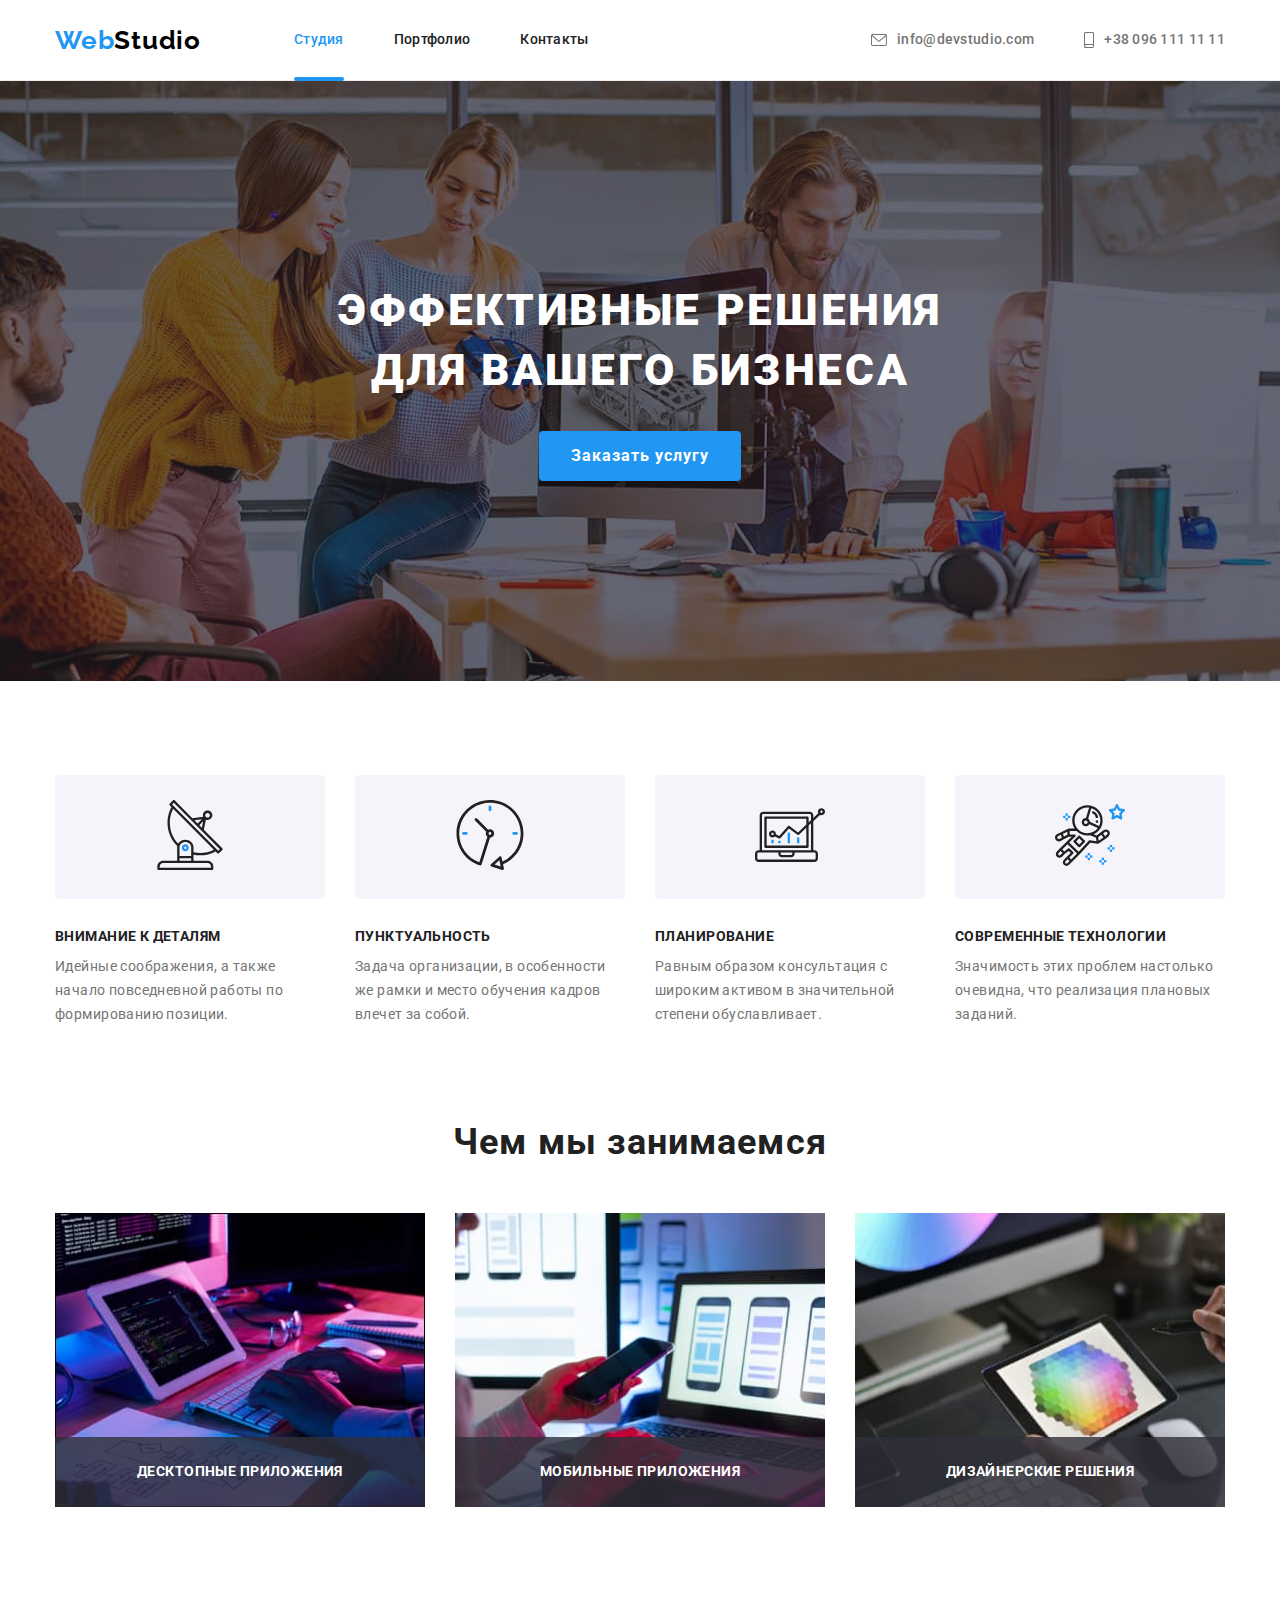
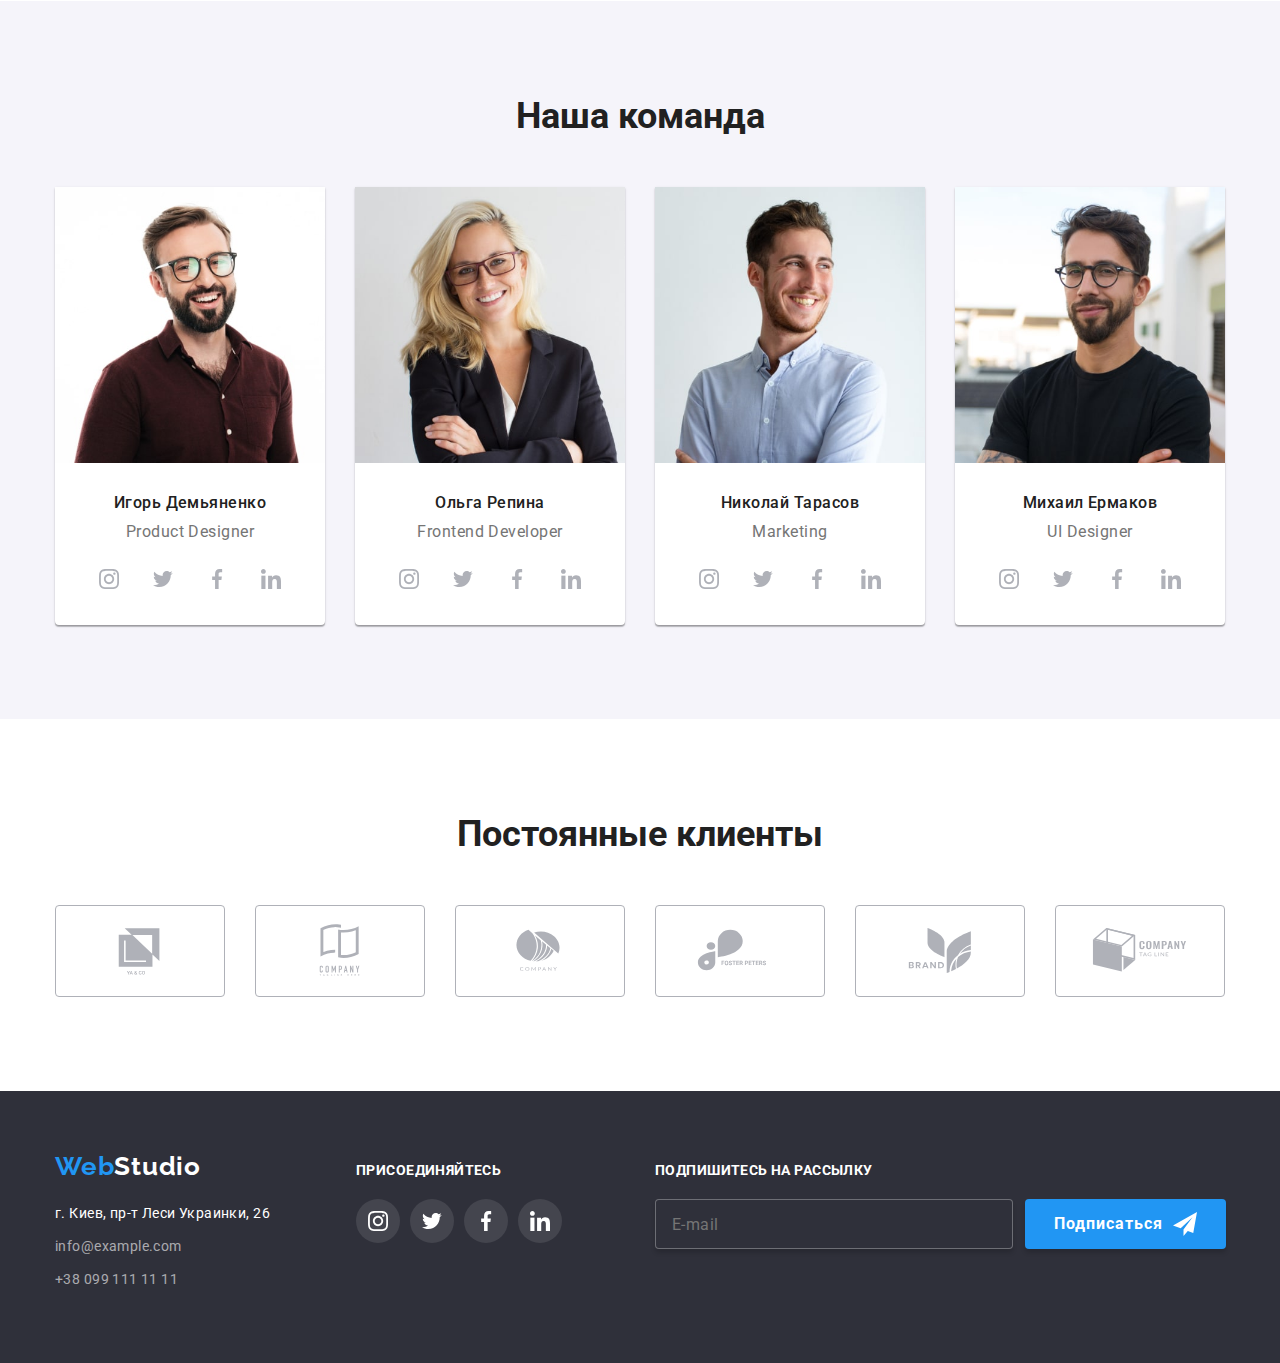
<file: index.html>
<!DOCTYPE html>
<html lang="ru">
  <head>
    <meta charset="UTF-8" />
    <meta http-equiv="X-UA-Compatible" content="IE=edge" />
    <meta name="viewport" content="width=device-width, initial-scale=1.0" />
    <title>WebStudio</title>
    <link rel="preconnect" href="https://fonts.googleapis.com" />
    <link rel="preconnect" href="https://fonts.gstatic.com" crossorigin />
    <link
      href="https://fonts.googleapis.com/css2?family=Raleway:wght@700&family=Roboto:wght@400;500;700;900&display=swap"
      rel="stylesheet"
    />
    <link
      rel="stylesheet"
      href="https://cdnjs.cloudflare.com/ajax/libs/modern-normalize/1.1.0/modern-normalize.min.css"
    />
    <link rel="stylesheet" href="./css/main.min.css" />
  </head>

  <body>
    <header class="header">
      <div class="container header-container">
        <div class="header-logo">
          <a href="./index.html" class="header-logo__link link" lang="en"
            >Web<span class="header-logo__link--color-black" lang="en"
              >Studio</span
            >
          </a>
        </div>
        <nav class="header-navigation">
          <ul class="header-navigation__list list">
            <li class="header-navigation__item">
              <a
                href="./index.html"
                class="
                  header-navigation__link
                  link
                  header-navigation__link--current
                "
                >Студия</a
              >
            </li>
            <li class="header-navigation__item">
              <a href="./portfolio.html" class="header-navigation__link link"
                >Портфолио</a
              >
            </li>
            <li class="header-navigation__item">
              <a href="" class="header-navigation__link link">Контакты</a>
            </li>
          </ul>
        </nav>
        <ul class="header-connect list">
          <li class="header-connect__item">
            <a
              href="mailto:info@devstudio.com"
              class="header-connect__link link"
            >
              <svg class="header-connect__envelope">
                <use href="./images/icons.svg#icon-envelope"></use>
              </svg>
              info@devstudio.com</a
            >
          </li>
          <li class="header-connect__item">
            <a href="tel:+380961111111" class="header-connect__link link">
              <svg class="header-connect__smartphone">
                <use href="./images/icons.svg#icon-smartphone"></use>
              </svg>
              +38 096 111 11 11</a
            >
          </li>
        </ul>
        <button type="button" class="open-mobile-menu-btn" data-menu-open>
          <svg class="open-mobile-menu-btn__icon">
            <use href="./images/icons.svg#icon-menu_mobile"></use>
          </svg>
        </button>
      </div>
      <div class="mobile-menu is-hidden" data-menu>
        <div class="container">
          <div class="mobile-menu__top">
            <button type="button" class="close-mobile-menu-btn" data-menu-close>
              <svg class="close-mobile-menu-btn__icon">
                <use href="./images/icons.svg#icon-close_menu"></use>
              </svg>
            </button>
            <ul class="mobile-menu__list list">
              <li class="mobile-menu__item">
                <a
                  href="./index.html"
                  class="mobile-menu__link link mobile-menu__link--current"
                  >Студия</a
                >
              </li>
              <li class="mobile-menu__item">
                <a href="./portfolio.html" class="mobile-menu__link link"
                  >Портфолио</a
                >
              </li>
              <li class="mobile-menu__item">
                <a href="" class="mobile-menu__link link">Контакты</a>
              </li>
            </ul>
          </div>
          <div class="mobile-menu__bottom">
            <ul class="mobile-connect list">
              <li class="mobile-connect__item">
                <a
                  href="tel:+380961111111"
                  class="mobile-connect__link--telephone link"
                >
                  +38 096 111 11 11</a
                >
              </li>
              <li class="mobile-connect__item">
                <a
                  href="mailto:info@devstudio.com"
                  class="mobile-connect__link link"
                >
                  info@devstudio.com</a
                >
              </li>
            </ul>
            <ul class="mobile-social list">
              <li class="mobile-social__item">
                <a href="" class="mobile-social__link link">Instagram</a>
              </li>
              <li class="mobile-social__item">
                <a href="" class="mobile-social__link link">Twitter</a>
              </li>
              <li class="mobile-social__item">
                <a href="" class="mobile-social__link link">Facebook</a>
              </li>
              <li class="mobile-social__item">
                <a href="" class="mobile-social__link link">LinkedIn</a>
              </li>
            </ul>
          </div>
        </div>
      </div>
    </header>

    <main>
      <section class="hero">
        <div class="container">
          <h1 class="hero__title">Эффективные решения для вашего бизнеса</h1>
          <button type="button" class="hero__btn" data-modal-open>
            Заказать услугу
          </button>
        </div>
      </section>

      <section class="feature section">
        <div class="container">
          <h2 class="feature__title visually-hidden">Особенности</h2>
          <ul class="feature__list list">
            <li class="feature__item">
              <div class="feature__background">
                <svg class="feature__icon">
                  <use href="./images/icons.svg#icon-antenna"></use>
                </svg>
              </div>
              <h3 class="feature__lable">Внимание к деталям</h3>
              <p class="feature__description">
                Идейные соображения, а также начало повседневной работы по
                формированию позиции.
              </p>
            </li>
            <li class="feature__item">
              <div class="feature__background">
                <svg class="feature__icon">
                  <use href="./images/icons.svg#icon-clock"></use>
                </svg>
              </div>
              <h3 class="feature__lable">Пунктуальность</h3>
              <p class="feature__description">
                Задача организации, в особенности же рамки и место обучения
                кадров влечет за собой.
              </p>
            </li>
            <li class="feature__item">
              <div class="feature__background">
                <svg class="feature__icon">
                  <use href="./images/icons.svg#icon-diagram"></use>
                </svg>
              </div>
              <h3 class="feature__lable">Планирование</h3>
              <p class="feature__description">
                Равным образом консультация с широким активом в значительной
                степени обуславливает.
              </p>
            </li>
            <li class="feature__item">
              <div class="feature__background">
                <svg class="feature__icon">
                  <use href="./images/icons.svg#icon-astronaut"></use>
                </svg>
              </div>
              <h3 class="feature__lable">Современные технологии</h3>
              <p class="feature__description">
                Значимость этих проблем настолько очевидна, что реализация
                плановых заданий.
              </p>
            </li>
          </ul>
        </div>
      </section>

      <section class="work section">
        <div class="container">
          <h2 class="work__title">Чем мы занимаемся</h2>
          <ul class="work__list list">
            <li class="work__item">
              <img
                srcset="./images/box-1.jpg 1x, ./images/box-1@2x.jpg 2x"
                src="./images/box-1.jpg"
                alt="Написание кода"
                width="370"
              />
              <div class="work__wrapper">
                <h3 class="work__text">Десктопные приложения</h3>
              </div>
            </li>
            <li class="work__item">
              <img
                srcset="./images/box-2.jpg 1x, ./images/box-2@2x.jpg 2x"
                src="./images/box-2.jpg"
                alt="Дизайн мобильной версии сайта"
                width="370"
              />
              <div class="work__wrapper">
                <h3 class="work__text">Мобильные приложения</h3>
              </div>
            </li>
            <li class="work__item">
              <img
                srcset="./images/box-3.jpg 1x, ./images/box-3@2x.jpg 2x"
                src="./images/box-3.jpg"
                alt="Палитра цветов"
                width="370"
              />
              <div class="work__wrapper">
                <h3 class="work__text">Дизайнерские решения</h3>
              </div>
            </li>
          </ul>
        </div>
      </section>

      <section class="team section">
        <div class="container">
          <h2 class="team__title">Наша команда</h2>
          <ul class="team-list list">
            <li class="team-list__item">
              <div class="team-list__card">
                <img
                  srcset="
                    ./images/profile-1.jpg    1x,
                    ./images/profile-1@2x.jpg 2x
                  "
                  src="./images/profile-1.jpg"
                  class="team-list__image"
                  alt="Игорь Демьяненко"
                  width="270"
                />
                <div class="team-list__wrapper">
                  <h3 class="team-list__title">Игорь Демьяненко</h3>
                  <p class="team-list__description" lang="en">
                    Product Designer
                  </p>
                  <ul class="team-social list">
                    <li class="team-social__item">
                      <a href="" class="team-social__link link">
                        <svg class="team-social__icon">
                          <use href="./images/icons.svg#icon-instagram"></use>
                        </svg>
                      </a>
                    </li>
                    <li class="team-social__item">
                      <a href="" class="team-social__link link">
                        <svg class="team-social__icon">
                          <use href="./images/icons.svg#icon-twitter"></use>
                        </svg>
                      </a>
                    </li>
                    <li class="team-social__item">
                      <a href="" class="team-social__link link">
                        <svg class="team-social__icon">
                          <use href="./images/icons.svg#icon-facebook"></use>
                        </svg>
                      </a>
                    </li>
                    <li class="team-social__item">
                      <a href="" class="team-social__link link">
                        <svg class="team-social__icon">
                          <use href="./images/icons.svg#icon-linkedin"></use>
                        </svg>
                      </a>
                    </li>
                  </ul>
                </div>
              </div>
            </li>
            <li class="team-list__item">
              <div class="team-list__card">
                <img
                  srcset="
                    ./images/profile-2.jpg    1x,
                    ./images/profile-2@2x.jpg 2x
                  "
                  src="./images/profile-2.jpg"
                  class="team-list__image"
                  alt="Ольга Репина"
                  width="270"
                />
                <div class="team-list__wrapper">
                  <h3 class="team-list__title">Ольга Репина</h3>
                  <p class="team-list__description" lang="en">
                    Frontend Developer
                  </p>
                  <ul class="team-social list">
                    <li class="team-social__item">
                      <a href="" class="team-social__link link">
                        <svg class="team-social__icon">
                          <use href="./images/icons.svg#icon-instagram"></use>
                        </svg>
                      </a>
                    </li>
                    <li class="team-social__item">
                      <a href="" class="team-social__link link">
                        <svg class="team-social__icon">
                          <use href="./images/icons.svg#icon-twitter"></use>
                        </svg>
                      </a>
                    </li>
                    <li class="team-social__item">
                      <a href="" class="team-social__link link">
                        <svg class="team-social__icon">
                          <use href="./images/icons.svg#icon-facebook"></use>
                        </svg>
                      </a>
                    </li>
                    <li class="team-social__item">
                      <a href="" class="team-social__link link">
                        <svg class="team-social__icon">
                          <use href="./images/icons.svg#icon-linkedin"></use>
                        </svg>
                      </a>
                    </li>
                  </ul>
                </div>
              </div>
            </li>
            <li class="team-list__item">
              <div class="team-list__card">
                <img
                  srcset="
                    ./images/profile-3.jpg    1x,
                    ./images/profile-3@2x.jpg 2x
                  "
                  src="./images/profile-3.jpg"
                  class="team-list__image"
                  alt="Николай Тарасов"
                  width="270"
                />
                <div class="team-list__wrapper">
                  <h3 class="team-list__title">Николай Тарасов</h3>
                  <p class="team-list__description" lang="en">Marketing</p>
                  <ul class="team-social list">
                    <li class="team-social__item">
                      <a href="" class="team-social__link link">
                        <svg class="team-social__icon">
                          <use href="./images/icons.svg#icon-instagram"></use>
                        </svg>
                      </a>
                    </li>
                    <li class="team-social__item">
                      <a href="" class="team-social__link link">
                        <svg class="team-social__icon">
                          <use href="./images/icons.svg#icon-twitter"></use>
                        </svg>
                      </a>
                    </li>
                    <li class="team-social__item">
                      <a href="" class="team-social__link link">
                        <svg class="team-social__icon">
                          <use href="./images/icons.svg#icon-facebook"></use>
                        </svg>
                      </a>
                    </li>
                    <li class="team-social__item">
                      <a href="" class="team-social__link link">
                        <svg class="team-social__icon">
                          <use href="./images/icons.svg#icon-linkedin"></use>
                        </svg>
                      </a>
                    </li>
                  </ul>
                </div>
              </div>
            </li>
            <li class="team-list__item">
              <div class="team-list__card">
                <img
                  srcset="
                    ./images/profile-4.jpg    1x,
                    ./images/profile-4@2x.jpg 2x
                  "
                  src="./images/profile-4.jpg"
                  class="team-list__image"
                  alt="Михаил Ермаков"
                  width="270"
                />
                <div class="team-list__wrapper">
                  <h3 class="team-list__title">Михаил Ермаков</h3>
                  <p class="team-list__description" lang="en">UI Designer</p>
                  <ul class="team-social list">
                    <li class="team-social__item">
                      <a href="" class="team-social__link link">
                        <svg class="team-social__icon">
                          <use href="./images/icons.svg#icon-instagram"></use>
                        </svg>
                      </a>
                    </li>
                    <li class="team-social__item">
                      <a href="" class="team-social__link link">
                        <svg class="team-social__icon">
                          <use href="./images/icons.svg#icon-twitter"></use>
                        </svg>
                      </a>
                    </li>
                    <li class="team-social__item">
                      <a href="" class="team-social__link link">
                        <svg class="team-social__icon">
                          <use href="./images/icons.svg#icon-facebook"></use>
                        </svg>
                      </a>
                    </li>
                    <li class="team-social__item">
                      <a href="" class="team-social__link link">
                        <svg class="team-social__icon">
                          <use href="./images/icons.svg#icon-linkedin"></use>
                        </svg>
                      </a>
                    </li>
                  </ul>
                </div>
              </div>
            </li>
          </ul>
        </div>
      </section>

      <section class="clients section">
        <div class="container">
          <h2 class="clients__title">Постоянные клиенты</h2>
          <ul class="clients__list list">
            <li class="clients__item">
              <a href="" class="clients__link link">
                <svg class="clients__icon">
                  <use href="./images/icons.svg#icon-company-1"></use>
                </svg>
              </a>
            </li>
            <li class="clients__item">
              <a href="" class="clients__link link">
                <svg class="clients__icon">
                  <use href="./images/icons.svg#icon-company-2"></use>
                </svg>
              </a>
            </li>
            <li class="clients__item">
              <a href="" class="clients__link link">
                <svg class="clients__icon">
                  <use href="./images/icons.svg#icon-company-3"></use>
                </svg>
              </a>
            </li>
            <li class="clients__item">
              <a href="" class="clients__link link">
                <svg class="clients__icon">
                  <use href="./images/icons.svg#icon-company-4"></use>
                </svg>
              </a>
            </li>
            <li class="clients__item">
              <a href="" class="clients__link link">
                <svg class="clients__icon">
                  <use href="./images/icons.svg#icon-company-5"></use>
                </svg>
              </a>
            </li>
            <li class="clients__item">
              <a href="" class="clients__link link">
                <svg class="clients__icon">
                  <use href="./images/icons.svg#icon-company-6"></use>
                </svg>
              </a>
            </li>
          </ul>
        </div>
      </section>
    </main>

    <footer class="footer">
      <div class="footer__wrapper container">
        <div class="footer__tablet">
          <div class="footer-left">
            <div class="footer-logo">
              <a href="./index.html" class="footer-logo__link link" lang="en"
                >Web<span class="footer-logo__link--color-white" lang="en"
                  >Studio</span
                ></a
              >
            </div>
            <address class="footer-address">
              <ul class="footer-address__list list">
                <li class="footer-address__item">
                  <a
                    href="https://goo.gl/maps/1GZU7aaaTQPB9hGB9"
                    class="footer-address__link--maps link"
                    target="_blank"
                    rel="noreferrer noopener"
                    >г. Киев, пр-т Леси Украинки, 26</a
                  >
                </li>
                <li class="footer-address__item">
                  <a
                    href="mailto:info@example.com"
                    class="footer-address__link link"
                    >info@example.com</a
                  >
                </li>
                <li class="footer-address__item">
                  <a href="tel:+380991111111" class="footer-address__link link"
                    >+38 099 111 11 11</a
                  >
                </li>
              </ul>
            </address>
          </div>
          <div class="footer-social">
            <p class="footer-social__title">присоединяйтесь</p>
            <ul class="footer-social-list list">
              <li class="footer-social-list__item">
                <a href="" class="footer-social-list__link link">
                  <svg class="footer-social-list__icon">
                    <use href="./images/icons.svg#icon-instagram"></use>
                  </svg>
                </a>
              </li>
              <li class="footer-social-list__item">
                <a href="" class="footer-social-list__link link">
                  <svg class="footer-social-list__icon">
                    <use href="./images/icons.svg#icon-twitter"></use>
                  </svg>
                </a>
              </li>
              <li class="footer-social-list__item">
                <a href="" class="footer-social-list__link link">
                  <svg class="footer-social-list__icon">
                    <use href="./images/icons.svg#icon-facebook"></use>
                  </svg>
                </a>
              </li>
              <li class="footer-social-list__item">
                <a href="" class="footer-social-list__link link">
                  <svg class="footer-social-list__icon">
                    <use href="./images/icons.svg#icon-linkedin"></use>
                  </svg>
                </a>
              </li>
            </ul>
          </div>
        </div>

        <form class="footer-subscribe">
          <label>
            <span class="footer-subscribe__title">Подпишитесь на рассылку</span>
            <input
              type="email"
              name="email"
              class="footer-subscribe__input"
              placeholder="E-mail"
            />
          </label>
          <button type="submit" class="footer-subscribe__btn">
            Подписаться
            <svg class="footer-subscribe__icon footer-subscribe__icon--right">
              <use href="./images/icons.svg#icon-send"></use>
            </svg>
          </button>
        </form>
      </div>
    </footer>
    <div class="backdrop is-hidden" data-modal>
      <div class="modal">
        <button class="modal__close" data-modal-close>
          <svg class="modal__close--icon">
            <use href="./images/icons.svg#icon-modal-close"></use>
          </svg>
        </button>
        <form class="modal-form">
          <p class="modal-form__title">
            Оставьте свои данные, мы вам перезвоним
          </p>
          <label>
            <span class="modal-form__lable">Имя</span>
            <span class="modal-form__icon--wrapper">
              <input type="text" name="user-name" class="modal-form__input" />
              <svg class="modal-form__input--icon">
                <use href="./images/icons.svg#icon-person-black"></use>
              </svg>
            </span>
          </label>
          <label>
            <span class="modal-form__lable">Телефон</span>
            <span class="modal-form__icon--wrapper">
              <input type="tel" name="user-phone" class="modal-form__input" />
              <svg class="modal-form__input--icon">
                <use href="./images/icons.svg#icon-phone-black"></use>
              </svg>
            </span>
          </label>
          <label>
            <span class="modal-form__lable">Почта</span>
            <span class="modal-form__icon--wrapper">
              <input type="email" name="user-email" class="modal-form__input" />
              <svg class="modal-form__input--icon">
                <use href="./images/icons.svg#icon-email-black"></use>
              </svg>
            </span>
          </label>
          <label>
            <span class="modal-form__lable">Комментарий</span>
            <textarea
              name="user-feedback"
              class="modal-form__textarea"
              rows="7"
              placeholder="Введите текст"
            ></textarea>
          </label>
          <label class="modal-form__agreement">
            <input
              type="checkbox"
              class="modal-form__checkbox visually-hidden"
              name="user-agreement"
            />
            <svg class="modal-form__checkbox--icon">
              <use href="./images/icons.svg#icon-check"></use>
            </svg>
            <span class="modal-form__text">
              Соглашаюсь с рассылкой и принимаю
              <a href="" class="modal-form__link"> Условия договора </a>
            </span>
          </label>
          <button type="submit" class="modal-form__btn">Отправить</button>
        </form>
      </div>
    </div>
    <script src="./js/modal.js"></script>
    <script src="./js/mobile-menu.js"></script>
  </body>
</html>
</file>
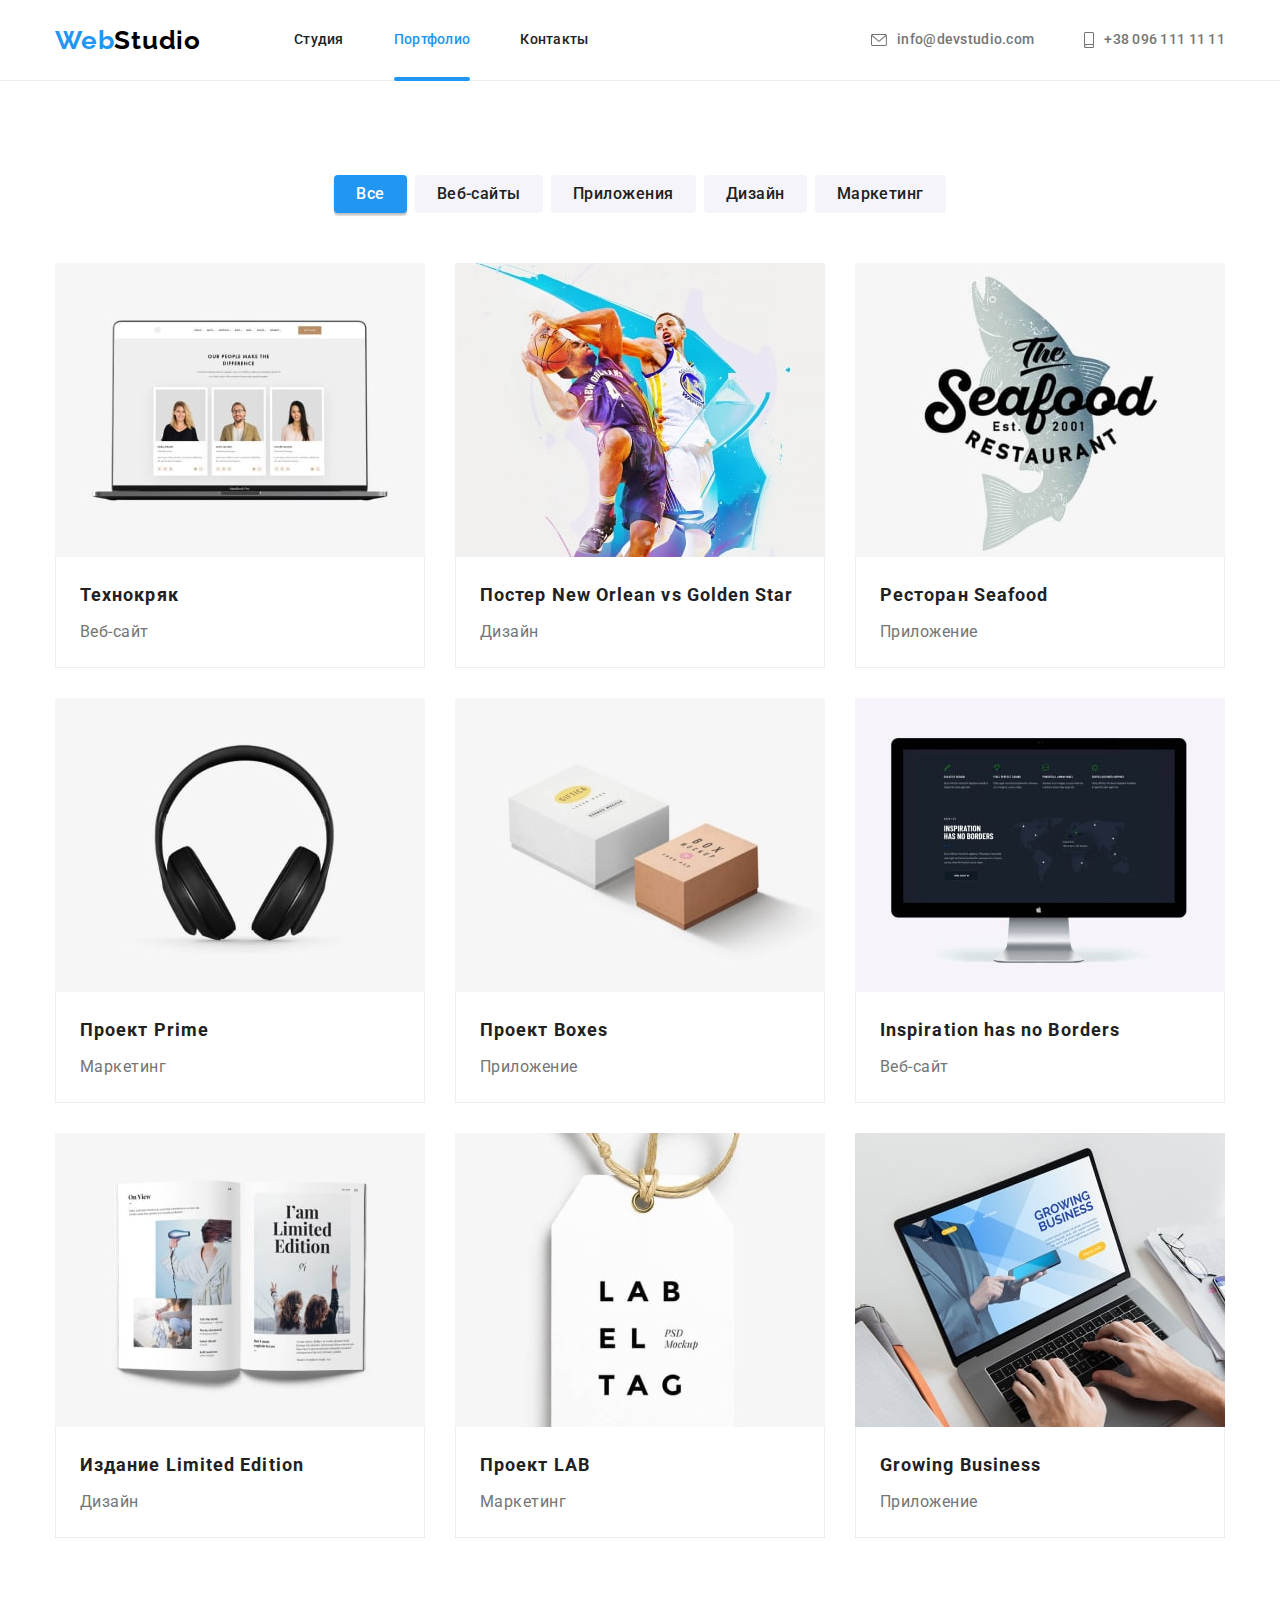
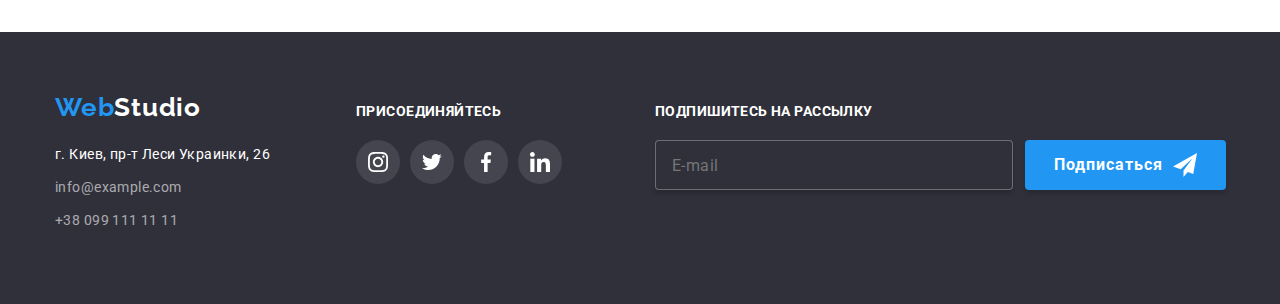
<file: portfolio.html>
<!DOCTYPE html>
<html lang="ru">
  <head>
    <meta charset="UTF-8" />
    <meta http-equiv="X-UA-Compatible" content="IE=edge" />
    <meta name="viewport" content="width=device-width, initial-scale=1.0" />
    <title>WebStudio</title>
    <link rel="preconnect" href="https://fonts.googleapis.com" />
    <link rel="preconnect" href="https://fonts.gstatic.com" crossorigin />
    <link
      href="https://fonts.googleapis.com/css2?family=Raleway:wght@700&family=Roboto:wght@400;500;700;900&display=swap"
      rel="stylesheet"
    />
    <link
      rel="stylesheet"
      href="https://cdnjs.cloudflare.com/ajax/libs/modern-normalize/1.1.0/modern-normalize.min.css"
    />
    <link rel="stylesheet" href="./css/main.min.css" />
  </head>

  <body>
    <header class="header">
      <div class="container header-container">
        <div class="header-logo">
          <a href="./index.html" class="header-logo__link link" lang="en"
            >Web<span class="header-logo__link--color-black" lang="en"
              >Studio</span
            >
          </a>
        </div>
        <nav class="header-navigation">
          <ul class="header-navigation__list list">
            <li class="header-navigation__item">
              <a href="./index.html" class="header-navigation__link link"
                >Студия</a
              >
            </li>
            <li class="header-navigation__item">
              <a
                href="./portfolio.html"
                class="
                  header-navigation__link
                  link
                  header-navigation__link--current
                "
                >Портфолио</a
              >
            </li>
            <li class="header-navigation__item">
              <a href="" class="header-navigation__link link">Контакты</a>
            </li>
          </ul>
        </nav>
        <ul class="header-connect list">
          <li class="header-connect__item">
            <a
              href="mailto:info@devstudio.com"
              class="header-connect__link link"
            >
              <svg class="header-connect__envelope">
                <use href="./images/icons.svg#icon-envelope"></use>
              </svg>
              info@devstudio.com</a
            >
          </li>
          <li class="header-connect__item">
            <a href="tel:+380961111111" class="header-connect__link link">
              <svg class="header-connect__smartphone">
                <use href="./images/icons.svg#icon-smartphone"></use>
              </svg>
              +38 096 111 11 11</a
            >
          </li>
        </ul>
        <button type="button" class="open-mobile-menu-btn" data-menu-open>
          <svg class="open-mobile-menu-btn__icon">
            <use href="./images/icons.svg#icon-menu_mobile"></use>
          </svg>
        </button>
      </div>
      <div class="mobile-menu is-hidden" data-menu>
        <div class="container">
          <div class="mobile-menu__top">
            <button type="button" class="close-mobile-menu-btn" data-menu-close>
              <svg class="close-mobile-menu-btn__icon">
                <use href="./images/icons.svg#icon-close_menu"></use>
              </svg>
            </button>
            <ul class="mobile-menu__list list">
              <li class="mobile-menu__item">
                <a
                  href="./index.html"
                  class="mobile-menu__link link mobile-menu__link--current"
                  >Студия</a
                >
              </li>
              <li class="mobile-menu__item">
                <a href="./portfolio.html" class="mobile-menu__link link"
                  >Портфолио</a
                >
              </li>
              <li class="mobile-menu__item">
                <a href="" class="mobile-menu__link link">Контакты</a>
              </li>
            </ul>
          </div>
          <div class="mobile-menu__bottom">
            <ul class="mobile-connect list">
              <li class="mobile-connect__item">
                <a
                  href="tel:+380961111111"
                  class="mobile-connect__link--telephone link"
                >
                  +38 096 111 11 11</a
                >
              </li>
              <li class="mobile-connect__item">
                <a
                  href="mailto:info@devstudio.com"
                  class="mobile-connect__link link"
                >
                  info@devstudio.com</a
                >
              </li>
            </ul>
            <ul class="mobile-social list">
              <li class="mobile-social__item">
                <a href="" class="mobile-social__link link">Instagram</a>
              </li>
              <li class="mobile-social__item">
                <a href="" class="mobile-social__link link">Twitter</a>
              </li>
              <li class="mobile-social__item">
                <a href="" class="mobile-social__link link">Facebook</a>
              </li>
              <li class="mobile-social__item">
                <a href="" class="mobile-social__link link">LinkedIn</a>
              </li>
            </ul>
          </div>
        </div>
      </div>
    </header>

    <main>
      <section class="portfolio section">
        <div class="container">
          <h1 class="portfolio__title visually-hidden">Портфолио</h1>
          <ul class="filter-list list">
            <li class="filter-list__item">
              <button
                type="button"
                class="filter-list__btn filter-list__active"
              >
                Все
              </button>
            </li>
            <li class="filter-list__item">
              <button type="button" class="filter-list__btn">Веб-сайты</button>
            </li>
            <li class="filter-list__item">
              <button type="button" class="filter-list__btn">Приложения</button>
            </li>
            <li class="filter-list__item">
              <button type="button" class="filter-list__btn">Дизайн</button>
            </li>
            <li class="filter-list__item">
              <button type="button" class="filter-list__btn">Маркетинг</button>
            </li>
          </ul>
          <ul class="portfolio__list list">
            <li class="portfolio__item">
              <a href="" class="portfolio__link link">
                <div class="portfolio__overlay">
                  <picture>
                    <source
                      srcset="
                        ./images/project-desktop-9.jpg    1x,
                        ./images/project-desktop-9@2x.jpg 2x
                      "
                      media="(min-width:1200px)"
                    />
                    <source
                      srcset="
                        ./images/project-tablet-9.jpg    1x,
                        ./images/project-tablet-9@2x.jpg 2x
                      "
                      media="(min-width:768px)"
                    />
                    <source
                      srcset="
                        ./images/project-mobile-9.jpg    1x,
                        ./images/project-mobile-9@2x.jpg 2x
                      "
                      media="(min-width:320px)"
                    />
                    <img
                      src="./images/project-desktop-9.jpg"
                      alt="Сайт Технокряк"
                    />
                  </picture>
                  <p class="portfolio__overlay--description">
                    Технокряк это современная площадка распространения
                    коронавируса. Компании используют эту платформу для
                    цифрового шпионажа и атак на защищённые сервера конкурентов.
                  </p>
                </div>
                <div class="portfolio__work">
                  <h2 class="portfolio__lable">Технокряк</h2>
                  <p class="portfolio__description">Веб-сайт</p>
                </div>
              </a>
            </li>
            <li class="portfolio__item">
              <a href="" class="portfolio__link link">
                <div class="portfolio__overlay">
                  <picture>
                    <source
                      srcset="
                        ./images/project-desktop-8.jpg    1x,
                        ./images/project-desktop-8@2x.jpg 2x
                      "
                      media="(min-width:1200px)"
                    />
                    <source
                      srcset="
                        ./images/project-tablet-8.jpg    1x,
                        ./images/project-tablet-8@2x.jpg 2x
                      "
                      media="(min-width:768px)"
                    />
                    <source
                      srcset="
                        ./images/project-mobile-8.jpg    1x,
                        ./images/project-mobile-8@2x.jpg 2x
                      "
                      media="(min-width:320px)"
                    />
                    <img
                      src="./images/project-desktop-8.jpg"
                      alt="Новый Орлеан против Голден Стар"
                    />
                  </picture>
                  <p class="portfolio__overlay--description">
                    Технокряк это современная площадка распространения
                    коронавируса. Компании используют эту платформу для
                    цифрового шпионажа и атак на защищённые сервера конкурентов.
                  </p>
                </div>
                <div class="portfolio__work">
                  <h2 class="portfolio__lable">
                    Постер <span lang="en">New Orlean vs Golden Star</span>
                  </h2>
                  <p class="portfolio__description">Дизайн</p>
                </div>
              </a>
            </li>
            <li class="portfolio__item">
              <a href="" class="portfolio__link link">
                <div class="portfolio__overlay">
                  <picture>
                    <source
                      srcset="
                        ./images/project-desktop-7.jpg    1x,
                        ./images/project-desktop-7@2x.jpg 2x
                      "
                      media="(min-width:1200px)"
                    />
                    <source
                      srcset="
                        ./images/project-tablet-7.jpg    1x,
                        ./images/project-tablet-7@2x.jpg 2x
                      "
                      media="(min-width:768px)"
                    />
                    <source
                      srcset="
                        ./images/project-mobile-7.jpg    1x,
                        ./images/project-mobile-7@2x.jpg 2x
                      "
                      media="(min-width:320px)"
                    />
                    <img
                      src="./images/project-desktop-7.jpg"
                      alt="Ресторан Seafood"
                    />
                  </picture>
                  <p class="portfolio__overlay--description">
                    Технокряк это современная площадка распространения
                    коронавируса. Компании используют эту платформу для
                    цифрового шпионажа и атак на защищённые сервера конкурентов.
                  </p>
                </div>
                <div class="portfolio__work">
                  <h2 class="portfolio__lable">
                    Ресторан <span lang="en">Seafood</span>
                  </h2>
                  <p class="portfolio__description">Приложение</p>
                </div>
              </a>
            </li>
            <li class="portfolio__item">
              <a href="" class="portfolio__link link">
                <div class="portfolio__overlay">
                  <picture>
                    <source
                      srcset="
                        ./images/project-desktop-6.jpg    1x,
                        ./images/project-desktop-6@2x.jpg 2x
                      "
                      media="(min-width:1200px)"
                    />
                    <source
                      srcset="
                        ./images/project-tablet-6.jpg    1x,
                        ./images/project-tablet-6@2x.jpg 2x
                      "
                      media="(min-width:768px)"
                    />
                    <source
                      srcset="
                        ./images/project-mobile-6.jpg    1x,
                        ./images/project-mobile-6@2x.jpg 2x
                      "
                      media="(min-width:320px)"
                    />
                    <img src="./images/project-desktop-6.jpg" alt="Основной" />
                  </picture>
                  <p class="portfolio__overlay--description">
                    Технокряк это современная площадка распространения
                    коронавируса. Компании используют эту платформу для
                    цифрового шпионажа и атак на защищённые сервера конкурентов.
                  </p>
                </div>
                <div class="portfolio__work">
                  <h2 class="portfolio__lable">
                    Проект <span lang="en">Prime</span>
                  </h2>
                  <p class="portfolio__description">Маркетинг</p>
                </div>
              </a>
            </li>
            <li class="portfolio__item">
              <a href="" class="portfolio__link link">
                <div class="portfolio__overlay">
                  <picture>
                    <source
                      srcset="
                        ./images/project-desktop-5.jpg    1x,
                        ./images/project-desktop-5@2x.jpg 2x
                      "
                      media="(min-width:1200px)"
                    />
                    <source
                      srcset="
                        ./images/project-tablet-5.jpg    1x,
                        ./images/project-tablet-5@2x.jpg 2x
                      "
                      media="(min-width:768px)"
                    />
                    <source
                      srcset="
                        ./images/project-mobile-5.jpg    1x,
                        ./images/project-mobile-5@2x.jpg 2x
                      "
                      media="(min-width:320px)"
                    />
                    <img src="./images/project-desktop-5.jpg" alt="Коробки" />
                  </picture>
                  <p class="portfolio__overlay--description">
                    Технокряк это современная площадка распространения
                    коронавируса. Компании используют эту платформу для
                    цифрового шпионажа и атак на защищённые сервера конкурентов.
                  </p>
                </div>
                <div class="portfolio__work">
                  <h2 class="portfolio__lable">
                    Проект <span lang="en">Boxes</span>
                  </h2>
                  <p class="portfolio__description">Приложение</p>
                </div>
              </a>
            </li>
            <li class="portfolio__item">
              <a href="" class="portfolio__link link">
                <div class="portfolio__overlay">
                  <picture>
                    <source
                      srcset="
                        ./images/project-desktop-4.jpg    1x,
                        ./images/project-desktop-4@2x.jpg 2x
                      "
                      media="(min-width:1200px)"
                    />
                    <source
                      srcset="
                        ./images/project-tablet-4.jpg    1x,
                        ./images/project-tablet-4@2x.jpg 2x
                      "
                      media="(min-width:768px)"
                    />
                    <source
                      srcset="
                        ./images/project-mobile-4.jpg    1x,
                        ./images/project-mobile-4@2x.jpg 2x
                      "
                      media="(min-width:320px)"
                    />
                    <img
                      src="./images/project-desktop-4.jpg"
                      alt="У вдохновения нет границ"
                    />
                  </picture>
                  <p class="portfolio__overlay--description">
                    Технокряк это современная площадка распространения
                    коронавируса. Компании используют эту платформу для
                    цифрового шпионажа и атак на защищённые сервера конкурентов.
                  </p>
                </div>
                <div class="portfolio__work">
                  <h2 class="portfolio__lable" lang="en">
                    Inspiration has no Borders
                  </h2>
                  <p class="portfolio__description">Веб-сайт</p>
                </div>
              </a>
            </li>
            <li class="portfolio__item">
              <a href="" class="portfolio__link link">
                <div class="portfolio__overlay">
                  <picture>
                    <source
                      srcset="
                        ./images/project-desktop-3.jpg    1x,
                        ./images/project-desktop-3@2x.jpg 2x
                      "
                      media="(min-width:1200px)"
                    />
                    <source
                      srcset="
                        ./images/project-tablet-3.jpg    1x,
                        ./images/project-tablet-3@2x.jpg 2x
                      "
                      media="(min-width:768px)"
                    />
                    <source
                      srcset="
                        ./images/project-mobile-3.jpg    1x,
                        ./images/project-mobile-3@2x.jpg 2x
                      "
                      media="(min-width:320px)"
                    />
                    <img
                      src="./images/project-desktop-3.jpg"
                      alt="Ограниченный выпуск"
                    />
                  </picture>
                  <p class="portfolio__overlay--description">
                    Технокряк это современная площадка распространения
                    коронавируса. Компании используют эту платформу для
                    цифрового шпионажа и атак на защищённые сервера конкурентов.
                  </p>
                </div>
                <div class="portfolio__work">
                  <h2 class="portfolio__lable">
                    Издание <span lang="en">Limited Edition</span>
                  </h2>
                  <p class="portfolio__description">Дизайн</p>
                </div>
              </a>
            </li>
            <li class="portfolio__item">
              <a href="" class="portfolio__link link">
                <div class="portfolio__overlay">
                  <picture>
                    <source
                      srcset="
                        ./images/project-desktop-2.jpg    1x,
                        ./images/project-desktop-2@2x.jpg 2x
                      "
                      media="(min-width:1200px)"
                    />
                    <source
                      srcset="
                        ./images/project-tablet-2.jpg    1x,
                        ./images/project-tablet-2@2x.jpg 2x
                      "
                      media="(min-width:768px)"
                    />
                    <source
                      srcset="
                        ./images/project-mobile-2.jpg    1x,
                        ./images/project-mobile-2@2x.jpg 2x
                      "
                      media="(min-width:320px)"
                    />
                    <img src="./images/project-desktop-2.jpg" alt="Этикетка" />
                  </picture>
                  <p class="portfolio__overlay--description">
                    Технокряк это современная площадка распространения
                    коронавируса. Компании используют эту платформу для
                    цифрового шпионажа и атак на защищённые сервера конкурентов.
                  </p>
                </div>
                <div class="portfolio__work">
                  <h2 class="portfolio__lable">
                    Проект <span lang="en">LAB</span>
                  </h2>
                  <p class="portfolio__description">Маркетинг</p>
                </div>
              </a>
            </li>
            <li class="portfolio__item">
              <a href="" class="portfolio__link link">
                <div class="portfolio__overlay">
                  <picture>
                    <source
                      srcset="
                        ./images/project-desktop-1.jpg    1x,
                        ./images/project-desktop-1@2x.jpg 2x
                      "
                      media="(min-width:1200px)"
                    />
                    <source
                      srcset="
                        ./images/project-tablet-1.jpg    1x,
                        ./images/project-tablet-1@2x.jpg 2x
                      "
                      media="(min-width:768px)"
                    />
                    <source
                      srcset="
                        ./images/project-mobile-1.jpg    1x,
                        ./images/project-mobile-1@2x.jpg 2x
                      "
                      media="(min-width:320px)"
                    />
                    <img
                      src="./images/project-desktop-1.jpg"
                      alt="Растущий Бизнес"
                    />
                  </picture>
                  <p class="portfolio__overlay--description">
                    Технокряк это современная площадка распространения
                    коронавируса. Компании используют эту платформу для
                    цифрового шпионажа и атак на защищённые сервера конкурентов.
                  </p>
                </div>
                <div class="portfolio__work">
                  <h2 class="portfolio__lable" lang="en">Growing Business</h2>
                  <p class="portfolio__description">Приложение</p>
                </div>
              </a>
            </li>
          </ul>
        </div>
      </section>
    </main>

    <footer class="footer">
      <div class="footer__wrapper container">
        <div class="footer__tablet">
          <div class="footer-left">
            <div class="footer-logo">
              <a href="./index.html" class="footer-logo__link link" lang="en"
                >Web<span class="footer-logo__link--color-white" lang="en"
                  >Studio</span
                ></a
              >
            </div>
            <address class="footer-address">
              <ul class="footer-address__list list">
                <li class="footer-address__item">
                  <a
                    href="https://goo.gl/maps/1GZU7aaaTQPB9hGB9"
                    class="footer-address__link--maps link"
                    target="_blank"
                    rel="noreferrer noopener"
                    >г. Киев, пр-т Леси Украинки, 26</a
                  >
                </li>
                <li class="footer-address__item">
                  <a
                    href="mailto:info@example.com"
                    class="footer-address__link link"
                    >info@example.com</a
                  >
                </li>
                <li class="footer-address__item">
                  <a href="tel:+380991111111" class="footer-address__link link"
                    >+38 099 111 11 11</a
                  >
                </li>
              </ul>
            </address>
          </div>
          <div class="footer-social">
            <p class="footer-social__title">присоединяйтесь</p>
            <ul class="footer-social-list list">
              <li class="footer-social-list__item">
                <a href="" class="footer-social-list__link link">
                  <svg class="footer-social-list__icon">
                    <use href="./images/icons.svg#icon-instagram"></use>
                  </svg>
                </a>
              </li>
              <li class="footer-social-list__item">
                <a href="" class="footer-social-list__link link">
                  <svg class="footer-social-list__icon">
                    <use href="./images/icons.svg#icon-twitter"></use>
                  </svg>
                </a>
              </li>
              <li class="footer-social-list__item">
                <a href="" class="footer-social-list__link link">
                  <svg class="footer-social-list__icon">
                    <use href="./images/icons.svg#icon-facebook"></use>
                  </svg>
                </a>
              </li>
              <li class="footer-social-list__item">
                <a href="" class="footer-social-list__link link">
                  <svg class="footer-social-list__icon">
                    <use href="./images/icons.svg#icon-linkedin"></use>
                  </svg>
                </a>
              </li>
            </ul>
          </div>
        </div>

        <form class="footer-subscribe">
          <label>
            <span class="footer-subscribe__title">Подпишитесь на рассылку</span>
            <input
              type="email"
              name="email"
              class="footer-subscribe__input"
              placeholder="E-mail"
            />
          </label>
          <button type="submit" class="footer-subscribe__btn">
            Подписаться
            <svg class="footer-subscribe__icon footer-subscribe__icon--right">
              <use href="./images/icons.svg#icon-send"></use>
            </svg>
          </button>
        </form>
      </div>
    </footer>
    <script src="./js/mobile-menu.js"></script>
  </body>
</html>
</file>
<file: css/main.min.css>
p,h1,h2,h3,h4,h5,h6{margin:0}ul{margin:0;padding:0}button{cursor:pointer;border:none}img{display:block;max-width:100%;height:auto}.list{list-style:none}.link{text-decoration:none}body{background-color:#fff;color:#212121;font-family:Roboto,sans-serif}.container{width:100%;padding-left:15px;padding-right:15px;margin-left:auto;margin-right:auto}@media screen and (min-width: 480px){.container{width:480px}}@media screen and (min-width: 768px){.container{width:768px}}@media screen and (min-width: 1200px){.container{width:1200px}}.visually-hidden{position:absolute;white-space:nowrap;width:1px;height:1px;overflow:hidden;border:0;padding:0;clip:rect(0 0 0 0);clip-path:inset(50%);margin:-1px}.is-hidden{visibility:hidden;opacity:0;pointer-events:none}.button{min-width:200px;border-radius:4px;color:#fff;background-color:#2196f3;font-family:inherit;font-weight:700;font-size:16px;line-height:1.88;letter-spacing:0.06em;box-shadow:0px 4px 4px rgba(0,0,0,0.15);transition-property:background-color;transition-duration:250ms;transition-timing-function:cubic-bezier(0.4, 0, 0.2, 1)}.header{background-color:#fff;border-bottom:1px solid #ececec}.header-container{display:flex;align-items:center}.logo,.header-logo,.footer-logo{display:block;font-family:Raleway,sans-serif;font-weight:700;font-size:26px;line-height:1.19;letter-spacing:0.03em}.header-logo{padding-top:24px;padding-bottom:24px}.header-logo__link{color:#2196f3}.header-logo__link--color-black{color:#000}@media screen and (max-width: 767px){.open-mobile-menu-btn{margin-left:auto;margin-top:10px;margin-bottom:10px;padding:0;background-color:transparent;transition-property:fill;transition-duration:250ms;transition-timing-function:cubic-bezier(0.4, 0, 0.2, 1)}.open-mobile-menu-btn:hover,.open-mobile-menu-btn:focus{fill:#2196f3}.open-mobile-menu-btn__icon{width:40px;height:40px}}@media screen and (min-width: 768px){.open-mobile-menu-btn{display:none}}.close-mobile-menu-btn{position:absolute;top:10px;right:15px;background-color:transparent;fill:#212121;transition-property:fill;transition-duration:250ms;transition-timing-function:cubic-bezier(0.4, 0, 0.2, 1)}.close-mobile-menu-btn:hover,.close-mobile-menu-btn:focus{fill:#2196f3}.close-mobile-menu-btn__icon{width:40px;height:40px}.header .mobile-menu.is-hidden{transform:translateY(-100%)}.mobile-menu{position:fixed;background-color:#fff;width:100vw;height:100vh;padding-top:48px;padding-bottom:48px;padding-left:40px;top:0;left:0;transition-property:transform;transition-duration:250ms;transition-timing-function:cubic-bezier(0.4, 0, 0.2, 1);z-index:5;box-shadow:0px 4px 8px rgba(0,0,0,0.04),0px 2px 4px rgba(0,0,0,0.08),0px 1px 3px rgba(0,0,0,0.16)}.mobile-menu .container{display:flex;flex-direction:column;justify-content:space-between;height:100%}.mobile-menu__item{margin-bottom:32px}.mobile-menu__item:last-child{margin-bottom:0}.mobile-menu__link{font-weight:500;font-size:40px;line-height:1.18;letter-spacing:0.02em;color:#212121;transition-property:color;transition-duration:250ms;transition-timing-function:cubic-bezier(0.4, 0, 0.2, 1)}.mobile-menu__link--current{color:#2196f3}.mobile-menu__link:hover,.mobile-menu__link:focus{color:#2196f3}@media screen and (min-width: 768px){.mobile-menu{display:none}}.mobile-connect{margin-bottom:64px}.mobile-connect__item{margin-bottom:32px}.mobile-connect__item:last-child{margin-bottom:0}.mobile-connect__link{font-weight:500;font-size:24px;line-height:1.17;letter-spacing:0.02em;color:#757575;transition-property:color;transition-duration:250ms;transition-timing-function:cubic-bezier(0.4, 0, 0.2, 1)}.mobile-connect__link:hover,.mobile-connect__link:focus{color:#2196f3}.mobile-connect__link--telephone{font-weight:500;font-size:34px;line-height:1.18;letter-spacing:0.02em;color:#757575;transition-property:color;transition-duration:250ms;transition-timing-function:cubic-bezier(0.4, 0, 0.2, 1)}.mobile-connect__link--telephone:hover,.mobile-connect__link--telephone:focus{color:#2196f3}@media screen and (min-width: 768px){.mobile-connect{display:none}}.mobile-social{display:flex;flex-wrap:wrap}.mobile-social__item{margin-right:10px}.mobile-social__item:last-child{margin-right:0}.mobile-social__item:not(:last-child)::after{content:"";padding-left:10px;border-right:1px solid rgba(33,33,33,0.2)}.mobile-social__link{font-family:inherit;font-weight:500;font-size:18px;line-height:1.2;letter-spacing:0.02em;color:#2196f3}@media screen and (min-width: 768px){.mobile-social{display:none}}@media screen and (max-width: 767px){.header-navigation{display:none}}.header-navigation__list{margin-left:88px;display:flex}@media screen and (min-width: 1200px){.header-navigation__list{margin-left:93px}}.header-navigation__item{margin-right:50px;position:relative}.header-navigation__item:last-child{margin-right:0}.header-navigation__link{display:block;padding-top:32px;padding-bottom:32px;color:#212121;font-weight:500;font-size:14px;line-height:1.14;letter-spacing:0.02em;transition-property:color;transition-duration:250ms;transition-timing-function:cubic-bezier(0.4, 0, 0.2, 1)}.header-navigation__link:hover,.header-navigation__link:focus{color:#2196f3}.header-navigation__link--current{color:#2196f3}.header-navigation__link--current::after{content:"";display:block;position:absolute;left:0;bottom:-1px;width:100%;height:4px;border-radius:2px;background-color:#2196f3}.header-connect{margin-left:auto}@media screen and (max-width: 767px){.header-connect{display:none}}@media screen and (min-width: 1200px){.header-connect{display:flex;align-items:center}}.header-connect__item{margin-bottom:10px}.header-connect__item:last-child{margin-bottom:0}@media screen and (min-width: 1200px){.header-connect__item{margin-right:50px;margin-bottom:0;padding-top:32px;padding-bottom:32px}.header-connect__item:last-child{margin-right:0}}.header-connect__link{display:flex;align-items:center;color:#757575;font-weight:500;font-size:14px;line-height:1.14;letter-spacing:0.02em;transition-property:color;transition-duration:250ms;transition-timing-function:cubic-bezier(0.4, 0, 0.2, 1)}.header-connect__link:hover,.header-connect__link:focus{color:#2196f3}.header-connect__envelope{width:16px;height:12px;margin-right:10px;fill:currentColor}.header-connect__smartphone{width:10px;height:16px;margin-right:10px;fill:currentColor}.hero{max-width:1600px;margin-left:auto;margin-right:auto;padding-top:118px;padding-bottom:118px;text-align:center;background-color:#2f303a;background-image:linear-gradient(to right, rgba(47,48,58,0.4), rgba(47,48,58,0.4)),url("../images/hero-img-mobile.jpg");background-repeat:no-repeat;background-position:center;background-size:cover}@media screen and (min-width: 1200px){.hero{padding-top:200px;padding-bottom:200px}}@media (min-device-pixel-ratio: 2), (min-resolution: 192dpi), (min-resolution: 2dppx){.hero{background-image:url("../images/hero-img-mobile@2x.jpg")}}@media screen and (min-width: 768px){.hero{background-image:linear-gradient(to right, rgba(47,48,58,0.4), rgba(47,48,58,0.4)),url("../images/hero-img-tablet.jpg")}}@media screen and (min-width: 768px) and (min-device-pixel-ratio: 2), screen and (min-width: 768px) and (min-resolution: 192dpi), screen and (min-width: 768px) and (min-resolution: 2dppx){.hero{background-image:url("../images/hero-img-tablet@2x.jpg")}}@media screen and (min-width: 1200px){.hero{background-image:linear-gradient(to right, rgba(47,48,58,0.4), rgba(47,48,58,0.4)),url("../images/hero-img.jpg")}}@media screen and (min-width: 1200px) and (min-device-pixel-ratio: 2), screen and (min-width: 1200px) and (min-resolution: 192dpi), screen and (min-width: 1200px) and (min-resolution: 2dppx){.hero{background-image:url("../images/hero-img@2x.jpg")}}.hero__title{margin-bottom:30px;margin-left:auto;margin-right:auto;max-width:696px;color:#fff;font-weight:900;font-size:44px;line-height:1.36;letter-spacing:0.06em;text-transform:uppercase}@media screen and (min-width: 320px) and (max-width: 1199px){.hero__title{max-width:360px;font-size:26px;line-height:1.62}}.hero__btn{min-width:200px;border-radius:4px;color:#fff;background-color:#2196f3;font-family:inherit;font-weight:700;font-size:16px;line-height:1.88;letter-spacing:0.06em;box-shadow:0px 4px 4px rgba(0,0,0,0.15);transition-property:background-color;transition-duration:250ms;transition-timing-function:cubic-bezier(0.4, 0, 0.2, 1);padding:10px 32px}.hero__btn:hover,.hero__btn:focus{background-color:#188ce8}.section{padding-bottom:60px;padding-top:60px;background-color:#fff}@media screen and (min-width: 1200px){.section{padding-bottom:94px;padding-top:94px}}.feature__title,.portfolio__title{margin-bottom:50px;color:#212121;font-size:36px;line-height:1.17;text-align:center;letter-spacing:0.03em}@media screen and (min-width: 768px){.feature__list{display:flex;flex-wrap:wrap}}.feature__item{margin-bottom:30px}@media screen and (min-width: 480px){.feature__item:last-child{margin-bottom:0}}@media screen and (min-width: 768px) and (max-width: 1199px){.feature__item{flex-basis:calc((100% - 30px) / 2);margin-right:30px}.feature__item:nth-child(2n){margin-right:0}.feature__item:nth-last-child(-n+2){margin-bottom:0}}@media screen and (min-width: 1200px){.feature__item{flex-basis:calc((100% - 3 * 30px) / 4);margin-right:30px;margin-bottom:0}.feature__item:last-child{margin-right:0}}.feature__background{display:block;text-align:center;background:#f5f4fa;border-radius:4px;margin-bottom:30px;padding:25px 0}.feature__icon{width:70px;height:70px}.feature__lable{margin-bottom:10px;color:#212121;font-size:14px;line-height:1.14;letter-spacing:0.03em;text-transform:uppercase}@media screen and (max-width: 767px){.feature__lable{text-align:center}}.feature__description{color:#757575;font-size:14px;line-height:1.71;letter-spacing:0.03em}@media screen and (max-width: 1199px){.work{display:none}}@media screen and (min-width: 1200px){.work{padding-top:0}.work__title{margin-bottom:50px;color:#212121;font-size:36px;line-height:1.17;text-align:center;letter-spacing:0.03em}.work__list{display:flex}.work__item{position:relative;flex-basis:calc((100% - 2 * 30px) / 3);margin-right:30px}.work__item:last-child{margin-right:0}.work__wrapper{position:absolute;bottom:0;left:0;width:100%;padding:27px 0;background-color:rgba(47,48,58,0.8)}.work__text{font-size:14px;line-height:1.14;text-align:center;letter-spacing:0.03em;text-transform:uppercase;color:#fff}}.team{background-color:#f5f4fa}.team__title{margin-bottom:30px;font-weight:700;font-size:28px;line-height:1.18;text-align:center;letter-spacing:0.03;color:#212121}@media screen and (min-width: 1200px){.team__title{font-weight:700;font-size:36px;line-height:1.17;letter-spacing:.03;margin-bottom:50px}}@media screen and (min-width: 768px){.team-list{display:flex;flex-wrap:wrap}}.team-list__item{margin-bottom:30px}@media screen and (min-width: 480px){.team-list__item:last-child{margin-bottom:0}}@media screen and (min-width: 768px) and (max-width: 1199px){.team-list__item{flex-basis:calc((100% - 30px) / 2);margin-right:30px}.team-list__item:nth-child(2n){margin-right:0}.team-list__item:nth-last-child(-n+2){margin-bottom:0}}@media screen and (min-width: 1200px){.team-list__item{flex-basis:calc((100% - 3 * 30px) / 4);margin-right:30px;margin-bottom:0}.team-list__item:last-child{margin-right:0}}.team-list__card{background-color:#fff;border-radius:0px 0px 4px 4px;box-shadow:0px 1px 3px rgba(0,0,0,0.12),0px 1px 1px rgba(0,0,0,0.14),0px 2px 1px rgba(0,0,0,0.2)}.team-list__image{width:450px}@media screen and (min-width: 768px){.team-list__image{width:354px}}@media screen and (min-width: 1200px){.team-list__image{width:270px}}.team-list__wrapper{padding-top:30px;padding-bottom:24px}.team-list__title{margin-bottom:10px;color:#212121;font-weight:500;font-size:16px;line-height:1.19;text-align:center;letter-spacing:0.03em}.team-list__description{margin-bottom:16px;color:#757575;font-size:16px;line-height:1.19;text-align:center;letter-spacing:0.03em}.team-social{display:flex;justify-content:center;flex-basis:206px}.team-social__item{margin-right:10px}.team-social__item:last-child{margin-right:0}.team-social__link{display:flex;justify-content:center;align-items:center;width:44px;height:44px;border-radius:50%;color:#afb1b8;transition-property:color,background-color;transition-duration:250ms;transition-timing-function:cubic-bezier(0.4, 0, 0.2, 1)}.team-social__link:hover,.team-social__link:focus{background-color:#2196f3;color:#fff}.team-social__icon{width:20px;height:20px;fill:currentColor}.clients__title{margin-bottom:30px;font-weight:700;font-size:28px;line-height:1.18;text-align:center;letter-spacing:0.03;color:#212121}@media screen and (min-width: 1200px){.clients__title{font-weight:700;font-size:36px;line-height:1.17;letter-spacing:.03;margin-bottom:50px}}.clients__list{display:flex;flex-wrap:wrap}.clients__item{width:210px;height:92px;margin-right:30px}@media screen and (min-width: 320px) and (max-width: 767px){.clients__item{flex-basis:calc((100% - 30px) / 2);margin-right:30px;margin-bottom:30px}.clients__item:nth-child(2n){margin-right:0}.clients__item:nth-last-child(-n+2){margin-bottom:0}}@media screen and (min-width: 768px) and (max-width: 1199px){.clients__item{flex-basis:calc((100% - 2 * 30px) / 3);margin-right:30px;margin-bottom:30px}.clients__item:nth-child(3n){margin-right:0}.clients__item:nth-last-child(-n+3){margin-bottom:0}}@media screen and (min-width: 1200px){.clients__item{flex-basis:calc((100% - 5 * 30px) / 6);margin-right:30px}.clients__item:last-child{margin-right:0}}.clients__link{display:flex;justify-content:center;align-items:center;width:100%;height:100%;border:1px solid #afb1b8;border-radius:4px;color:#afb1b8;transition-property:color,border;transition-duration:250ms;transition-timing-function:cubic-bezier(0.4, 0, 0.2, 1)}.clients__link:hover,.clients__link:focus{border:1px solid #2196f3;color:#2196f3}.clients__icon{width:106px;height:60px;fill:currentColor}.footer{padding-top:60px;padding-bottom:60px;background-color:#2f303a;text-align:center}@media screen and (min-width: 768px){.footer__tablet{display:flex;align-items:baseline;justify-content:space-around}}@media screen and (min-width: 1200px){.footer__wrapper{display:flex;text-align:left;align-items:baseline}}@media screen and (min-width: 1200px){.footer-left{width:231px;margin-right:70px}}.footer-logo{padding:0;margin-bottom:20px}.footer-logo__link{color:#2196f3}.footer-logo__link--color-white{color:#fff}.footer-address{font-style:normal;font-size:14px;line-height:1.71;letter-spacing:0.03em}.footer-address__list{margin-bottom:60px}@media screen and (min-width: 1200px){.footer-address__list{margin-bottom:0}}.footer-address__item{margin-bottom:9px}@media screen and (max-width: 1199px){.footer-address__item{margin-bottom:8px}}.footer-address__item:last-child{margin-bottom:0}.footer-address__link{color:rgba(255,255,255,0.6);transition-property:color;transition-duration:250ms;transition-timing-function:cubic-bezier(0.4, 0, 0.2, 1)}.footer-address__link:hover,.footer-address__link:focus{color:#2196f3}.footer-address__link--maps{color:#fff;transition-property:color;transition-duration:250ms;transition-timing-function:cubic-bezier(0.4, 0, 0.2, 1)}.footer-address__link--maps:hover,.footer-address__link--maps:focus{color:#2196f3}@media screen and (min-width: 1200px){.footer-social{margin-right:93px}}.footer-social__title{color:#fff;font-weight:700;font-size:14px;line-height:1.14;letter-spacing:0.03em;text-transform:uppercase;margin-bottom:20px}.footer-social-list{display:flex;justify-content:center;margin-bottom:60px}.footer-social-list__item{margin-right:10px}.footer-social-list__item:last-child{margin-right:0}.footer-social-list__link{display:flex;justify-content:center;align-items:center;width:44px;height:44px;border-radius:50%;background-color:rgba(255,255,255,0.1);transition-property:background-color;transition-duration:250ms;transition-timing-function:cubic-bezier(0.4, 0, 0.2, 1)}.footer-social-list__link:hover,.footer-social-list__link:focus{background-color:#2196f3}.footer-social-list__icon{width:20px;height:20px;fill:#fff}@media screen and (min-width: 1200px){.footer-subscribe{display:flex;align-items:flex-end}}.footer-subscribe__title{display:block;color:#fff;font-weight:700;font-size:14px;line-height:1.14;letter-spacing:0.03em;text-transform:uppercase;margin-bottom:20px}.footer-subscribe__input{height:50px;padding-left:16px;outline:none;width:450px;margin-bottom:20px;background-color:#2f303a;border:1px solid rgba(255,255,255,0.3);box-shadow:0px 4px 4px rgba(0,0,0,0.15);border-radius:4px;color:rgba(255,255,255,0.6);font-weight:400;font-size:16px;line-height:1.25;letter-spacing:0.03em;transition-property:border-color;transition-duration:250ms;transition-timing-function:cubic-bezier(0.4, 0, 0.2, 1)}@media screen and (min-width: 250px) and (max-width: 479px){.footer-subscribe__input{width:200px}}@media screen and (min-width: 1200px){.footer-subscribe__input{width:358px;margin-right:12px;margin-bottom:0}}.footer-subscribe__input:focus{border-color:#2196f3}.footer-subscribe__btn{margin-left:auto;margin-right:auto;min-width:200px;border-radius:4px;color:#fff;background-color:#2196f3;font-family:inherit;font-weight:700;font-size:16px;line-height:1.88;letter-spacing:0.06em;box-shadow:0px 4px 4px rgba(0,0,0,0.15);transition-property:background-color;transition-duration:250ms;transition-timing-function:cubic-bezier(0.4, 0, 0.2, 1);display:flex;align-items:center;text-align:center;padding:10px 29px}.footer-subscribe__btn:hover,.footer-subscribe__btn:focus{background-color:#188ce8}.footer-subscribe__icon{fill:currentColor;width:24px;height:24px}.footer-subscribe__icon--left{margin-right:10px}.footer-subscribe__icon--right{margin-left:10px}.backdrop{position:fixed;top:0;left:0;width:100vw;height:100vh;background-color:rgba(0,0,0,0.2);transition-property:opacity,visibility;transition-duration:250ms;transition-timing-function:cubic-bezier(0.4, 0, 0.2, 1)}.backdrop.is-hidden .modal{transform:translate(-50%, -50%) scale(0.1);border-radius:50%}.modal{position:absolute;top:50%;left:50%;width:450px;min-height:609px;padding:40px;transform:translate(-50%, -50%) scale(1);transition-property:transform,border-radius;transition-duration:250ms;transition-timing-function:cubic-bezier(0.4, 0, 0.2, 1);background-color:#fff;box-shadow:0px 1px 3px rgba(0,0,0,0.12),0px 1px 1px rgba(0,0,0,0.14),0px 2px 1px rgba(0,0,0,0.2);border-radius:4px}@media screen and (min-width: 1200px){.modal{width:528px;min-height:581px}}.modal__close{position:absolute;top:8px;right:8px;width:30px;height:30px;display:flex;align-items:center;justify-content:center;background-color:transparent;border:1px solid rgba(0,0,0,0.1);border-radius:50%;transition-property:fill;transition-duration:250ms;transition-timing-function:cubic-bezier(0.4, 0, 0.2, 1)}.modal__close:hover,.modal__close:focus{fill:#2196f3}.modal__close--icon{width:18px;height:18px}.modal-form{display:flex;flex-direction:column}.modal-form__title{margin-bottom:12px;font-weight:700;font-size:20px;line-height:1.5;text-align:center;letter-spacing:0.03em;color:#212121}@media screen and (min-width: 1200px){.modal-form__title{line-height:1.15}}.modal-form__lable{display:block;margin-bottom:4px;color:#757575;font-weight:400;font-size:12px;line-height:1.17;letter-spacing:0.01em}.modal-form__icon--wrapper{position:relative;display:block}.modal-form__input{width:100%;padding-top:12px;padding-bottom:12px;padding-left:42px;margin-bottom:10px;border:1px solid rgba(33,33,33,0.2);border-radius:4px;outline:none;color:#757575;background-color:transparent;font-weight:400;font-size:12px;line-height:1.17;letter-spacing:0.01em;transition-property:border;transition-duration:250ms;transition-timing-function:cubic-bezier(0.4, 0, 0.2, 1)}.modal-form__input:focus{border:1px solid #2196f3}.modal-form__input--icon{position:absolute;top:20px;left:12px;fill:currentColor;width:18px;height:18px;transform:translateY(-50%);transition-property:fill;transition-duration:250ms;transition-timing-function:cubic-bezier(0.4, 0, 0.2, 1)}.modal-form__input:focus+.modal-form__input--icon{fill:#2196f3}.modal-form__textarea{resize:none;width:100%;padding:12px 16px;margin-bottom:20px;border:1px solid rgba(33,33,33,0.2);border-radius:4px;outline:none;color:#757575;font-weight:400;font-size:12px;line-height:1.17;letter-spacing:0.01em;transition-property:border;transition-duration:250ms;transition-timing-function:cubic-bezier(0.4, 0, 0.2, 1)}.modal-form__textarea:focus{border:1px solid #2196f3}.modal-form__textarea::placeholder{color:rgba(117,117,117,0.5)}.modal-form__agreement{margin-bottom:30px;display:flex;align-items:center;justify-content:center}.modal-form__checkbox--icon{margin-right:7px;width:16px;height:15px;border:2px solid #212121;border-radius:2px;background-color:transparent;transition-property:background-color,border;transition-duration:250ms;transition-timing-function:cubic-bezier(0.4, 0, 0.2, 1)}.modal-form__checkbox:checked+.modal-form__checkbox--icon{background-color:#2196f3;background-origin:border-box;border-color:transparent}.modal-form__checkbox:hover+.modal-form__checkbox--icon,.modal-form__checkbox:focus+.modal-form__checkbox--icon{border:2px solid #2196f3}.modal-form__text{font-weight:400;font-size:12px;line-height:1.17;letter-spacing:0.03em;color:#757575}@media screen and (min-width: 1200px){.modal-form__text{font-size:14px;line-height:1.71}}.modal-form__link{text-decoration-line:underline;text-decoration-skip-ink:none;color:#2196f3}.modal-form__btn{min-width:200px;border-radius:4px;color:#fff;background-color:#2196f3;font-family:inherit;font-weight:700;font-size:16px;line-height:1.88;letter-spacing:0.06em;box-shadow:0px 4px 4px rgba(0,0,0,0.15);transition-property:background-color;transition-duration:250ms;transition-timing-function:cubic-bezier(0.4, 0, 0.2, 1);margin-left:auto;margin-right:auto;padding:10px 55px}.modal-form__btn:hover,.modal-form__btn:focus{background-color:#188ce8}.filter-list{display:flex;flex-wrap:wrap;margin-bottom:40px}@media screen and (min-width: 768px){.filter-list{margin-bottom:30px;justify-content:center}}@media screen and (min-width: 1200px){.filter-list{margin-bottom:50px}}.filter-list__item{margin-right:8px}@media screen and (max-width: 767px){.filter-list__item{margin-bottom:15px}}.filter-list__item:last-child{margin-right:0}.filter-list__item:nth-last-child(-n+2){margin-bottom:0}.filter-list__btn{padding:6px 22px;border-radius:4px;border:none;color:#212121;background-color:#f5f4fa;font-family:inherit;font-weight:500;font-size:16px;line-height:1.63;letter-spacing:0.03em;transition-property:color,background-color,box-shadow;transition-duration:250ms;transition-timing-function:cubic-bezier(0.4, 0, 0.2, 1)}.filter-list__btn:hover,.filter-list__btn:focus{color:#fff;background-color:#2196f3;box-shadow:0px 3px 1px rgba(0,0,0,0.1),0px 1px 2px rgba(0,0,0,0.08),0px 2px 2px rgba(0,0,0,0.12)}.filter-list__active{color:#fff;background-color:#2196f3;box-shadow:0px 3px 1px rgba(0,0,0,0.1),0px 1px 2px rgba(0,0,0,0.08),0px 2px 2px rgba(0,0,0,0.12)}@media screen and (min-width: 768px){.portfolio__list{display:flex;flex-wrap:wrap}}.portfolio__item{max-width:450px;margin-bottom:30px;transition-property:box-shadow;transition-duration:250ms;transition-timing-function:cubic-bezier(0.4, 0, 0.2, 1)}@media screen and (min-width: 480px){.portfolio__item:last-child{margin-bottom:0}}@media screen and (min-width: 768px) and (max-width: 1199px){.portfolio__item{flex-basis:calc((100% - 30px) / 2);margin-right:30px}.portfolio__item:nth-child(2n){margin-right:0}}@media screen and (min-width: 1200px){.portfolio__item{flex-basis:calc((100% - 2 * 30px) / 3);margin-right:30px;margin-bottom:30px}.portfolio__item:nth-child(3n){margin-right:0}.portfolio__item:nth-last-child(-n+3){margin-bottom:0}}.portfolio__item:hover,.portfolio__item:focus{box-shadow:0px 1px 1px rgba(0,0,0,0.12),0px 4px 4px rgba(0,0,0,0.06),1px 4px 6px rgba(0,0,0,0.16)}.portfolio__overlay{position:relative;overflow:hidden}.portfolio__overlay--description{position:absolute;top:0;left:0;width:100%;height:100%;padding:77px 24px;font-size:18px;line-height:1.56;letter-spacing:0.03em;color:#fff;background-color:rgba(33,150,243,0.9);transform:translateY(101%);opacity:0;transition-property:transform,opacity;transition-duration:250ms;transition-timing-function:cubic-bezier(0.4, 0, 0.2, 1)}@media screen and (min-width: 768px){.portfolio__overlay--description{padding:49px 24px}}@media screen and (min-width: 768px){.portfolio__overlay--description{padding:63px 24px}}.portfolio__link{display:flex;flex-direction:column;height:100%}.portfolio__link:hover .portfolio__overlay--description,.portfolio__link:focus .portfolio__overlay--description{transform:translateY(0);opacity:1}.portfolio__work{flex-grow:1;background:#fff;border-bottom:1px solid #eee;border-left:1px solid #eee;border-right:1px solid #eee;padding:20px 24px}.portfolio__lable{color:#212121;margin-bottom:4px;font-size:18px;line-height:2;letter-spacing:0.06em}.portfolio__description{color:#757575;font-size:16px;line-height:1.88;letter-spacing:0.03em}
/*# sourceMappingURL=main.min.css.map */
</file>
